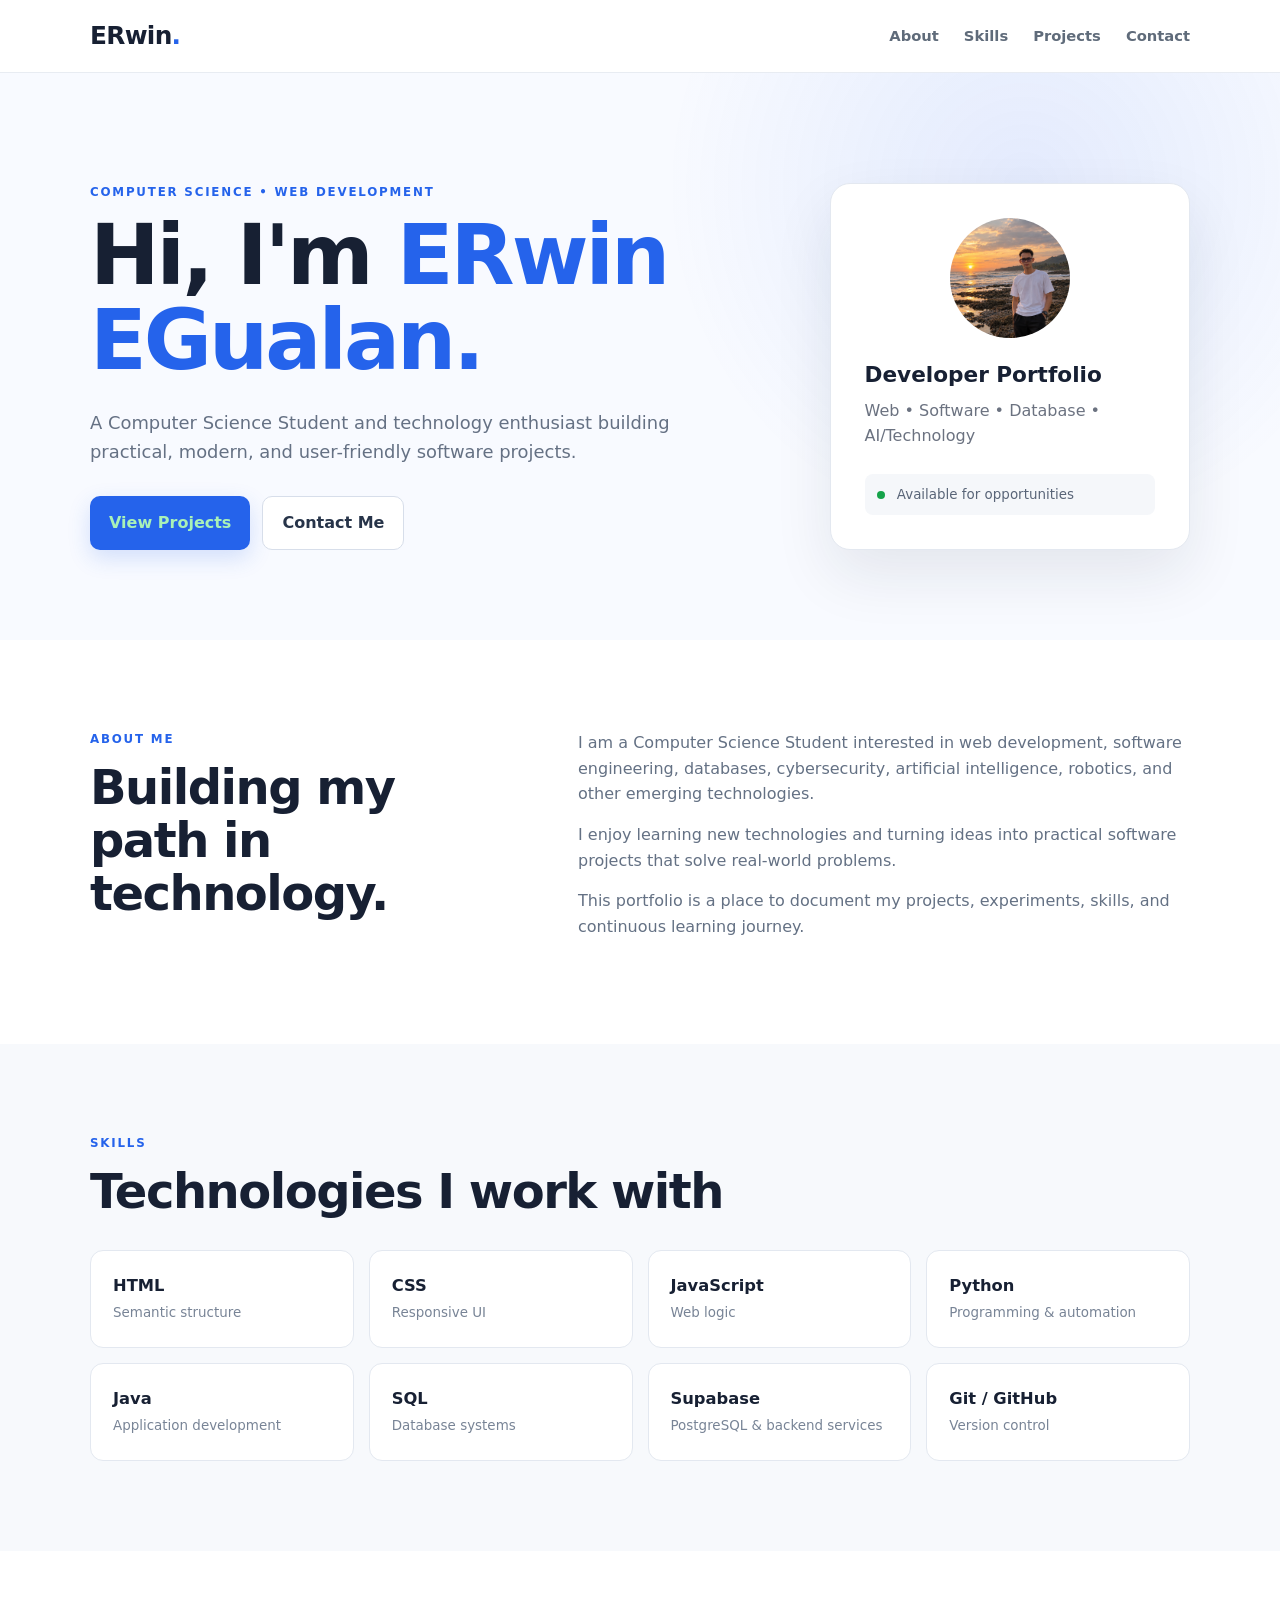
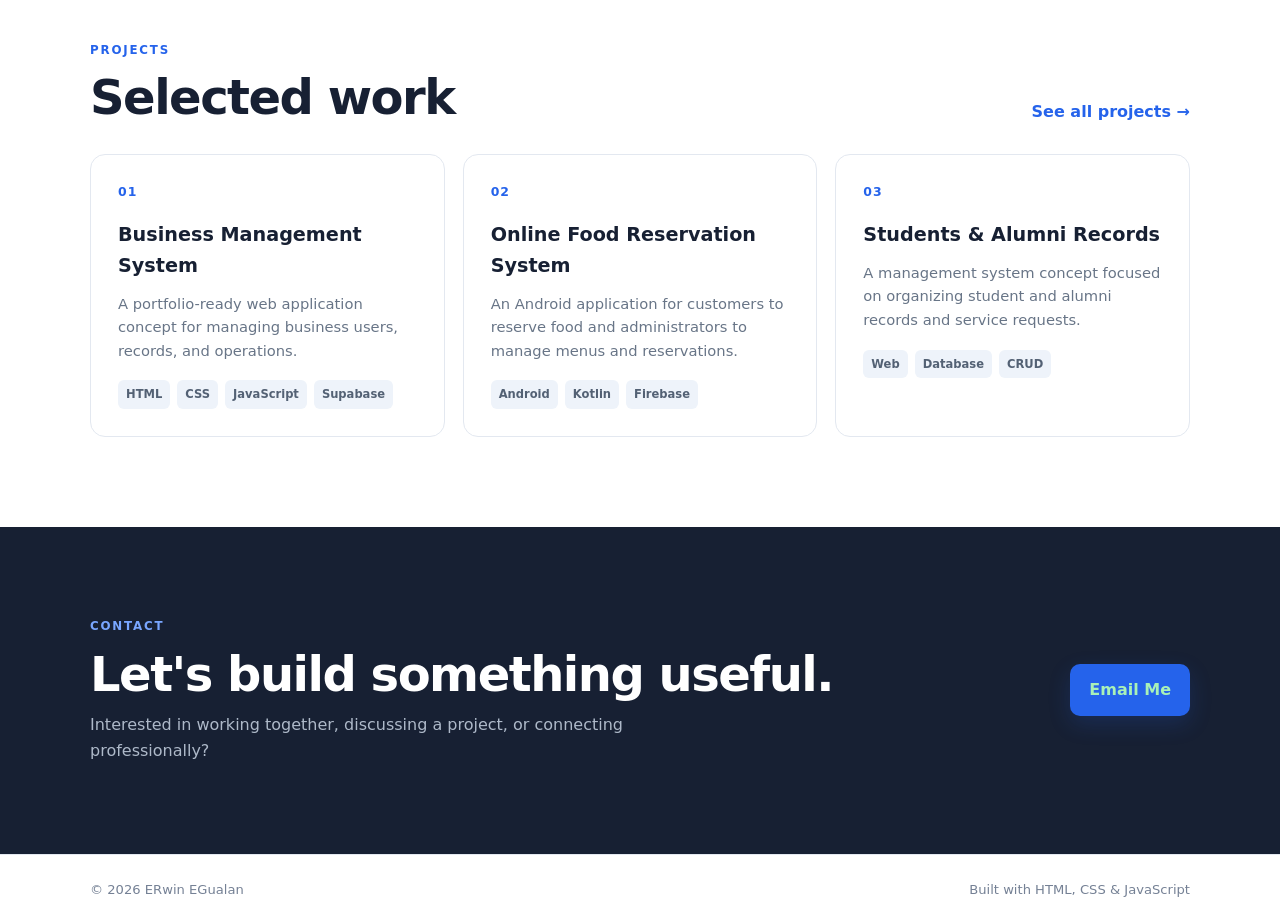
<file: index.html>
<!DOCTYPE html><html lang="en">
<head>
  <meta charset="UTF-8">
  <meta name="viewport" content="width=device-width, initial-scale=1.0"><meta
name="description"
content="ERwin EGualan — Computer Science Student, developer, and technology enthusiast."

«»

  <meta name="author" content="ERwin EGualan">  <title>ERwin EGualan | Portfolio</title>  <link rel="stylesheet" href="style.css">
</head><body>  <!-- ================= HEADER ================= -->  <header class="site-header"><nav class="nav container">

  <a class="brand" href="index.html" aria-label="ERwin EGualan home">
    ERwin<span>.</span>
  </a>

  <!-- Desktop Navigation -->
  <div class="nav-links" id="navLinks">

    <a href="#about">About</a>
    <a href="#skills">Skills</a>
    <a href="#projects">Projects</a>
    <a href="#contact">Contact</a>

  </div>

  <!-- Mobile Menu Button -->
  <button
    class="menu-toggle"
    type="button"
    aria-label="Open navigation menu"
    aria-expanded="false"
    aria-controls="navLinks"
  >
    ☰
  </button>

</nav>

  </header>  <main><!-- ================= HERO ================= -->
<section class="hero">

  <div class="container hero-grid">

    <div class="hero-content">

      <p class="eyebrow">
        COMPUTER SCIENCE • WEB DEVELOPMENT
      </p>

      <h1>
        Hi, I'm <span>ERwin EGualan.</span>
      </h1>

      <p class="hero-text">
        A Computer Science Student and technology enthusiast building
        practical, modern, and user-friendly software projects.
      </p>

      <div class="hero-actions">

        <a class="btn primary" href="#projects">
          View Projects
        </a>

        <a class="btn outline" href="#contact">
          Contact Me
        </a>

      </div>

    </div>

    <div class="hero-card">

      <div class="avatar">
        <img src="profile.jpg" alt="ERwin EGualan">
      </div>

      <h2>
        Developer Portfolio
      </h2>

      <p>
        Web • Software • Database • AI/Technology
      </p>

      <div class="status">
        <span></span>
        Available for opportunities
      </div>

    </div>

  </div>

</section>

<!-- ================= ABOUT ================= -->
<section id="about" class="section">

  <div class="container two-col">

    <div>

      <p class="eyebrow">
        ABOUT ME
      </p>

      <h2>
        Building my path in technology.
      </h2>

    </div>

    <div class="about-text">

      <p>
        I am a Computer Science Student interested in web development,
        software engineering, databases, cybersecurity, artificial
        intelligence, robotics, and other emerging technologies.
      </p>

      <p>
        I enjoy learning new technologies and turning ideas into
        practical software projects that solve real-world problems.
      </p>

      <p>
        This portfolio is a place to document my projects, experiments,
        skills, and continuous learning journey.
      </p>

    </div>

  </div>

</section>

<!-- ================= SKILLS ================= -->
<section id="skills" class="section section-muted">

  <div class="container">

    <p class="eyebrow">
      SKILLS
    </p>

    <h2>
      Technologies I work with
    </h2>

    <div class="skill-grid">

      <div class="skill-card">
        <strong>HTML</strong>
        <span>Semantic structure</span>
      </div>

      <div class="skill-card">
        <strong>CSS</strong>
        <span>Responsive UI</span>
      </div>

      <div class="skill-card">
        <strong>JavaScript</strong>
        <span>Web logic</span>
      </div>

      <div class="skill-card">
        <strong>Python</strong>
        <span>Programming & automation</span>
      </div>

      <div class="skill-card">
        <strong>Java</strong>
        <span>Application development</span>
      </div>

      <div class="skill-card">
        <strong>SQL</strong>
        <span>Database systems</span>
      </div>

      <div class="skill-card">
        <strong>Supabase</strong>
        <span>PostgreSQL & backend services</span>
      </div>

      <div class="skill-card">
        <strong>Git / GitHub</strong>
        <span>Version control</span>
      </div>

    </div>

  </div>

</section>

<!-- ================= PROJECTS ================= -->
<section id="projects" class="section">

  <div class="container">

    <div class="section-head">

      <div>

        <p class="eyebrow">
          PROJECTS
        </p>

        <h2>
          Selected work
        </h2>

      </div>

      <a class="text-link" href="projects.html">
        See all projects →
      </a>

    </div>

    <div class="project-grid">

      <!-- Project 01 -->
      <article class="project-card">

        <div class="project-number">
          01
        </div>

        <h3>
          Business Management System
        </h3>

        <p>
          A portfolio-ready web application concept for managing
          business users, records, and operations.
        </p>

        <div class="tags">

          <span>HTML</span>
          <span>CSS</span>
          <span>JavaScript</span>
          <span>Supabase</span>

        </div>

      </article>

      <!-- Project 02 -->
      <article class="project-card">

        <div class="project-number">
          02
        </div>

        <h3>
          Online Food Reservation System
        </h3>

        <p>
          An Android application for customers to reserve food and
          administrators to manage menus and reservations.
        </p>

        <div class="tags">

          <span>Android</span>
          <span>Kotlin</span>
          <span>Firebase</span>

        </div>

      </article>

      <!-- Project 03 -->
      <article class="project-card">

        <div class="project-number">
          03
        </div>

        <h3>
          Students & Alumni Records
        </h3>

        <p>
          A management system concept focused on organizing student
          and alumni records and service requests.
        </p>

        <div class="tags">

          <span>Web</span>
          <span>Database</span>
          <span>CRUD</span>

        </div>

      </article>

    </div>

  </div>

</section>

<!-- ================= CONTACT ================= -->
<section id="contact" class="section contact-section">

  <div class="container contact-card">

    <div>

      <p class="eyebrow">
        CONTACT
      </p>

      <h2>
        Let's build something useful.
      </h2>

      <p>
        Interested in working together, discussing a project,
        or connecting professionally?
      </p>

    </div>

    <a
      class="btn primary"
      href="johnerwinegualan88@gmail.com"
    >
      Email Me
    </a>

  </div>

</section>

  </main>  <!-- ================= FOOTER ================= -->  <footer class="footer"><div class="container footer-inner">

  <span>
    © <span id="year"></span> ERwin EGualan
  </span>

  <span>
    Built with HTML, CSS & JavaScript
  </span>

</div>

  </footer>  <script src="script.js"></script></body>
</html>
</file>
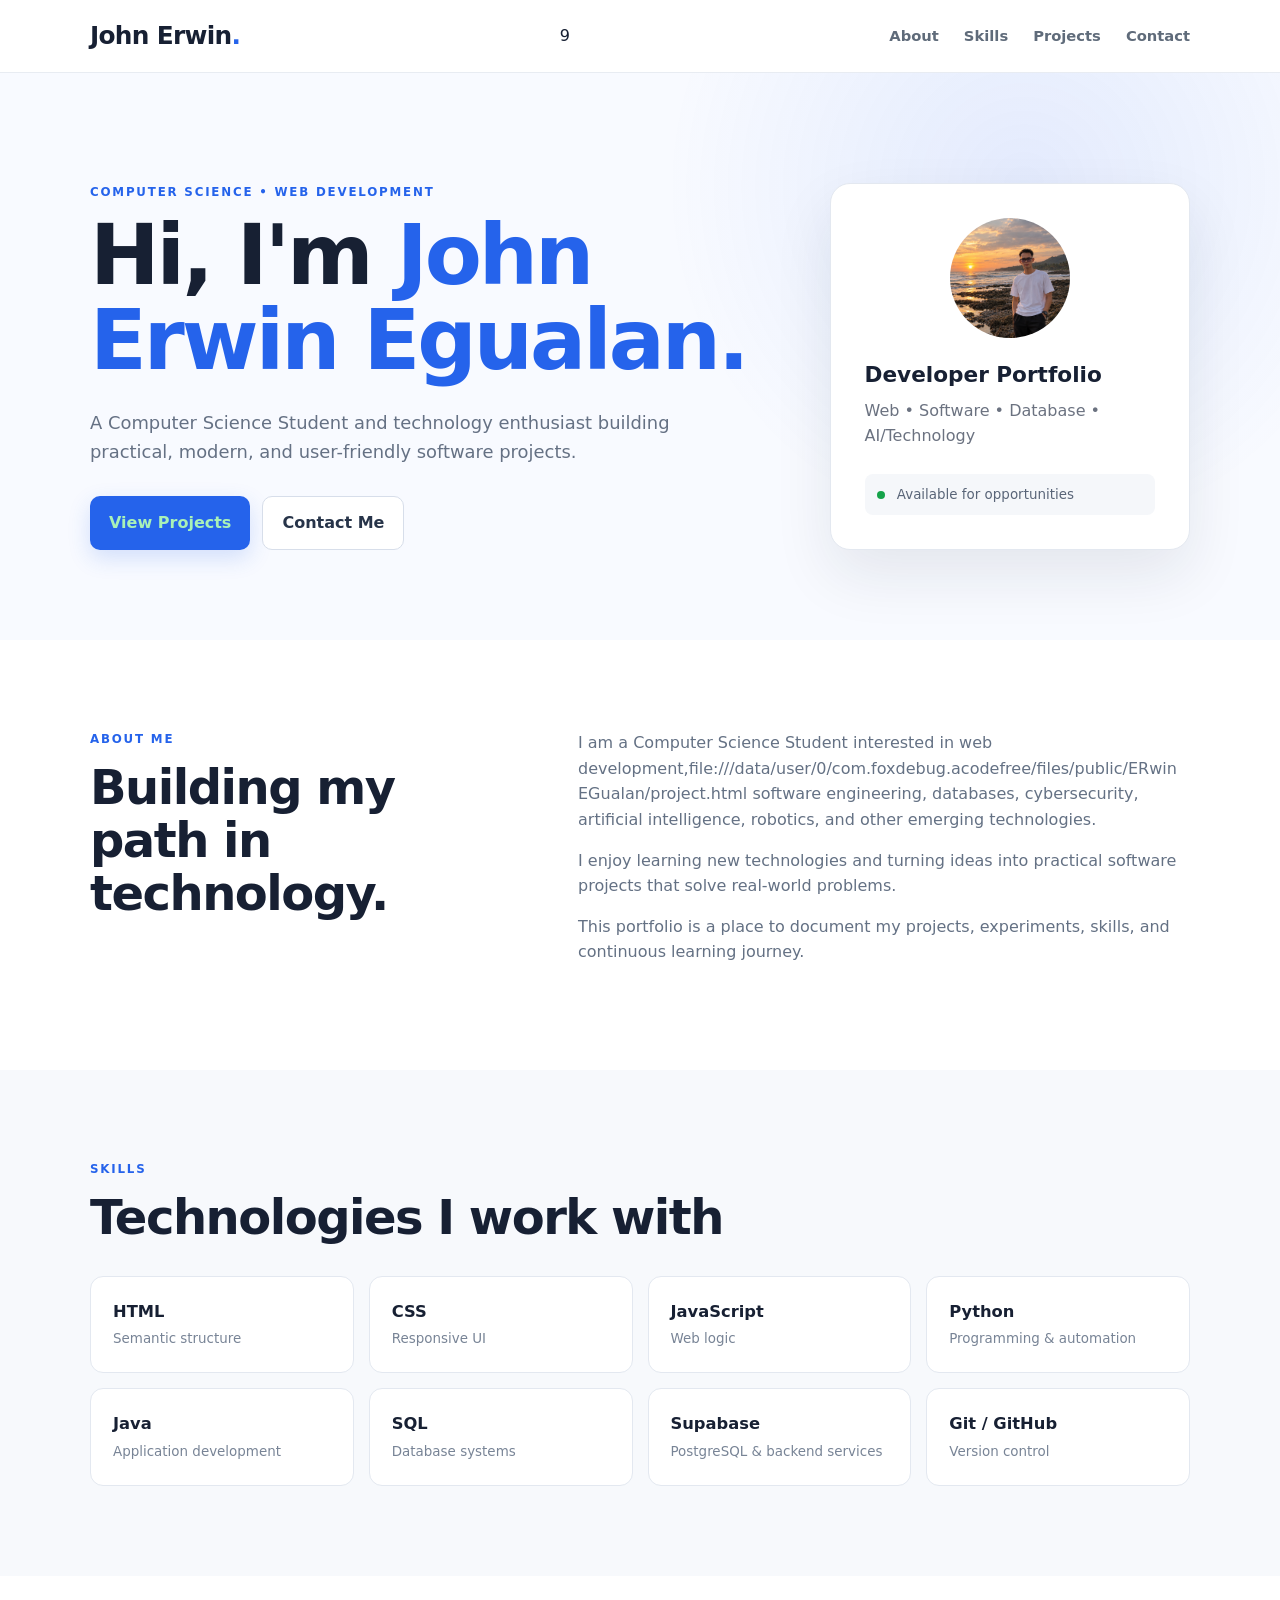
<file: project.html>
<!DOCTYPE html>
<html lang="en">

<head>
  <meta charset="UTF-8">
  <meta name="viewport" content="width=device-width, initial-scale=1.0">

  <meta
    name="description"
    content="John Erwin Egualan — Computer Science graduate, developer, and technology enthusiast."
  >

  <meta name="author" content="John Erwin Egualan">

  <title>John Erwin Egualan | Portfolio</title>

  <link rel="stylesheet" href="style.css">
</head>

<body>

  <!-- ================= HEADER ================= -->

  <header class="site-header">

    <nav class="nav container">

      <a class="brand" href="index.html" aria-label="John Erwin Egualan home">
        John Erwin<span>.</span>
      </a>9

      <!-- Desktop Navigation -->

      <div class="nav-links" id="navLinks">

        <a href="#about">About</a>
        <a href="#skills">Skills</a>
        <a href="#projects">Projects</a>
        <a href="#contact">Contact</a>

      </div>

      <!-- Mobile Menu Button -->

      <button
        class="menu-toggle"
        type="button"
        aria-label="Open navigation menu"
        aria-expanded="false"
        aria-controls="navLinks"
      >
        ☰
      </button>

    </nav>

  </header>

  <main>

    <!-- ================= HERO ================= -->

    <section class="hero">

      <div class="container hero-grid">

        <div class="hero-content">

          <p class="eyebrow">
            COMPUTER SCIENCE • WEB DEVELOPMENT
          </p>

          <h1>
            Hi, I'm <span>John Erwin Egualan.</span>
          </h1>

          <p class="hero-text">
            A Computer Science Student and technology enthusiast building
            practical, modern, and user-friendly software projects.
          </p>

          <div class="hero-actions">

            <a class="btn primary" href="#projects">
              View Projects
            </a>

            <a class="btn outline" href="#contact">
              Contact Me
            </a>

          </div>

        </div>

        <div class="hero-card">

          <div class="avatar">
            <img src="profile.jpg" alt="John Erwin Egualan">
          </div>

          <h2>
            Developer Portfolio
          </h2>

          <p>
            Web • Software • Database • AI/Technology
          </p>

          <div class="status">
            <span></span>
            Available for opportunities
          </div>

        </div>

      </div>

    </section>

    <!-- ================= ABOUT ================= -->

    <section id="about" class="section">

      <div class="container two-col">

        <div>

          <p class="eyebrow">
            ABOUT ME
          </p>

          <h2>
            Building my path in technology.
          </h2>

        </div>

        <div class="about-text">

          <p>
            I am a Computer Science Student interested in web development,file:///data/user/0/com.foxdebug.acodefree/files/public/ERwin EGualan/project.html
            software engineering, databases, cybersecurity, artificial
            intelligence, robotics, and other emerging technologies.
          </p>

          <p>
            I enjoy learning new technologies and turning ideas into
            practical software projects that solve real-world problems.
          </p>

          <p>
            This portfolio is a place to document my projects, experiments,
            skills, and continuous learning journey.
          </p>

        </div>

      </div>

    </section>

    <!-- ================= SKILLS ================= -->

    <section id="skills" class="section section-muted">

      <div class="container">

        <p class="eyebrow">
          SKILLS
        </p>

        <h2>
          Technologies I work with
        </h2>

        <div class="skill-grid">

          <div class="skill-card">
            <strong>HTML</strong>
            <span>Semantic structure</span>
          </div>

          <div class="skill-card">
            <strong>CSS</strong>
            <span>Responsive UI</span>
          </div>

          <div class="skill-card">
            <strong>JavaScript</strong>
            <span>Web logic</span>
          </div>

          <div class="skill-card">
            <strong>Python</strong>
            <span>Programming & automation</span>
          </div>

          <div class="skill-card">
            <strong>Java</strong>
            <span>Application development</span>
          </div>

          <div class="skill-card">
            <strong>SQL</strong>
            <span>Database systems</span>
          </div>

          <div class="skill-card">
            <strong>Supabase</strong>
            <span>PostgreSQL & backend services</span>
          </div>

          <div class="skill-card">
            <strong>Git / GitHub</strong>
            <span>Version control</span>
          </div>

        </div>

      </div>

    </section>

    <!-- ================= PROJECTS ================= -->

    <section id="projects" class="section">

      <div class="container">

        <div class="section-head">

          <div>
</file>
<file: style.css>
/* ========================================================= RESET ========================================================= */

* {
  margin: 0;
  padding: 0;
  box-sizing: border-box;
}

/* ========================================================= BASE ========================================================= */

html {
  scroll-behavior: smooth;
  scroll-padding-top: 90px;
}

body {
  font-family: Inter, ui-sans-serif, system-ui, -apple-system,
    BlinkMacSystemFont, "Segoe UI", sans-serif;

  color: #172033;
  background: #ffffff;
  line-height: 1.6;
}

a {
  color: inherit;
}

button,
input,
textarea {
  font: inherit;
}

button {
  cursor: pointer;
}

.container {
  width: min(1100px, 92%);
  margin: 0 auto;
}

/* ========================================================= HEADER / NAVIGATION ========================================================= */

.site-header {
  background: rgba(255, 255, 255, 0.94);
  backdrop-filter: blur(12px);

  border-bottom: 1px solid #e8ecf2;

  position: sticky;
  top: 0;

  z-index: 100;
}

.nav {
  min-height: 72px;

  display: flex;
  align-items: center;
  justify-content: space-between;

  gap: 20px;

  position: relative;
}

.brand {
  text-decoration: none;

  font-size: 1.55rem;
  font-weight: 800;

  letter-spacing: -0.7px;

  white-space: nowrap;
}

.brand span {
  color: #2563eb;
}

/* Desktop navigation */

.nav-links {
  display: flex;
  align-items: center;

  gap: 25px;
}

.nav-links a {
  text-decoration: none;

  color: #5f6b7a;

  font-size: 0.92rem;
  font-weight: 600;

  transition: color 0.2s ease;
}

.nav-links a:hover {
  color: #2563eb;
}

/* Mobile menu button */

.menu-toggle {
  display: none;

  border: 0;
  background: transparent;

  color: #172033;

  font-size: 1.6rem;

  line-height: 1;

  padding: 8px;

  border-radius: 8px;
}

.menu-toggle:hover {
  background: #f1f5f9;
}

/* ========================================================= HERO ========================================================= */

.hero {
  padding: 110px 0 90px;

  background: radial-gradient(
      circle at 80% 20%,
      rgba(37, 99, 235, 0.1),
      transparent 32%
    ),
    #f8faff;
}

.hero-grid {
  display: grid;

  grid-template-columns: 1.3fr 0.7fr;

  gap: 70px;

  align-items: center;
}

.eyebrow {
  color: #2563eb;

  font-size: 0.74rem;
  font-weight: 800;

  letter-spacing: 1.8px;

  margin-bottom: 12px;
}

.hero h1 {
  font-size: clamp(2.8rem, 7vw, 5.2rem);

  line-height: 1.02;

  letter-spacing: -3px;

  max-width: 800px;
}

.hero h1 span {
  color: #2563eb;
}

.hero-text {
  max-width: 650px;

  color: #657184;

  font-size: 1.12rem;

  margin: 25px 0 30px;
}

/* ========================================================= BUTTONS ========================================================= */

.hero-actions {
  display: flex;

  gap: 12px;

  flex-wrap: wrap;
}

.btn {
  display: inline-flex;

  justify-content: center;
  align-items: center;

  text-decoration: none;

  border: 0;
  border-radius: 10px;

  padding: 13px 19px;

  font-weight: 750;

  cursor: pointer;

  transition: transform 0.2s ease, background 0.2s ease, box-shadow 0.2s ease;
}

.btn:hover {
  transform: translateY(-2px);
}

.primary {
  background: #2563eb;

  color: #a9f1b7;

  box-shadow: 0 8px 22px rgba(37, 99, 235, 0.18);
}

.primary:hover {
  background: #1d4ed8;
}

.outline {
  border: 1px solid #d7deea;

  background: #ffffff;

  color: #273449;
}

.outline:hover {
  background: #f8fafc;
}

/* ========================================================= HERO CARD ========================================================= */

.hero-card {
  background: #ffffff;

  border: 1px solid #e3e8f0;

  border-radius: 20px;

  padding: 34px;

  box-shadow: 0 25px 60px rgba(20, 32, 55, 0.09);
}

.avatar {
  width: 120px;
  height: 120px;

  border-radius: 50%;

  overflow: hidden;

  margin: 0 auto 20px;
}

.avatar img {
  width: 100%;
  height: 100%;

  object-fit: cover;

  display: block;
}

.hero-card h2 {
  font-size: 1.35rem;

  margin-bottom: 5px;
}

.hero-card p {
  color: #6b7280;
}

.status {
  margin-top: 25px;

  padding: 10px 12px;

  border-radius: 8px;

  background: #f5f7fa;

  color: #596578;

  font-size: 0.84rem;
}

.status span {
  display: inline-block;

  width: 8px;
  height: 8px;

  border-radius: 50%;

  background: #16a34a;

  margin-right: 8px;
}

/* ========================================================= SECTIONS ========================================================= */

.section {
  padding: 90px 0;
}

.section-muted {
  background: #f7f9fc;
}

.section h2,
.page-hero h1 {
  font-size: clamp(2rem, 4vw, 3rem);

  line-height: 1.1;

  letter-spacing: -1.5px;
}

/* ========================================================= ABOUT ========================================================= */

.two-col {
  display: grid;

  grid-template-columns: 0.8fr 1.2fr;

  gap: 80px;
}

.about-text p {
  color: #647184;

  margin-bottom: 15px;
}

/* ========================================================= SKILLS ========================================================= */

.skill-grid {
  display: grid;

  grid-template-columns: repeat(4, 1fr);

  gap: 15px;

  margin-top: 32px;
}

.skill-card {
  padding: 22px;

  background: #ffffff;

  border: 1px solid #e3e8f0;

  border-radius: 13px;

  transition: transform 0.2s ease, box-shadow 0.2s ease;
}

.skill-card:hover {
  transform: translateY(-3px);

  box-shadow: 0 12px 25px rgba(20, 32, 55, 0.07);
}

.skill-card strong {
  display: block;

  font-size: 1.02rem;
}

.skill-card span {
  color: #788496;

  font-size: 0.84rem;
}

/* ========================================================= PROJECTS ========================================================= */

.section-head {
  display: flex;

  justify-content: space-between;
  align-items: end;

  gap: 25px;

  margin-bottom: 30px;
}

.text-link {
  color: #2563eb;

  text-decoration: none;

  font-weight: 700;

  white-space: nowrap;
}

.text-link:hover {
  text-decoration: underline;
}

.project-grid {
  display: grid;

  grid-template-columns: repeat(3, 1fr);

  gap: 18px;
}

.project-card {
  border: 1px solid #e3e8f0;

  border-radius: 15px;

  padding: 27px;

  background: #ffffff;

  transition: transform 0.2s ease, box-shadow 0.2s ease;
}

.project-card:hover {
  transform: translateY(-4px);

  box-shadow: 0 18px 35px rgba(20, 32, 55, 0.08);
}

.project-number {
  color: #2563eb;

  font-weight: 800;

  font-size: 0.78rem;

  letter-spacing: 1px;

  margin-bottom: 18px;
}

.project-card h3 {
  font-size: 1.2rem;

  margin-bottom: 10px;
}

.project-card p {
  color: #687587;

  font-size: 0.92rem;
}

/* ========================================================= TAGS ========================================================= */

.tags {
  display: flex;

  flex-wrap: wrap;

  gap: 7px;

  margin-top: 18px;
}

.tags span {
  font-size: 0.72rem;

  padding: 5px 8px;

  background: #eef3fa;

  border-radius: 6px;

  color: #536174;

  font-weight: 700;
}

/* ========================================================= CONTACT ========================================================= */

.contact-section {
  background: #172033;

  color: #ffffff;
}

.contact-card {
  display: flex;

  justify-content: space-between;
  align-items: center;

  gap: 30px;
}

.contact-card p:not(.eyebrow) {
  color: #aeb9c9;

  margin-top: 12px;

  max-width: 650px;
}

.contact-section .eyebrow {
  color: #79a6ff;
}

/* ========================================================= FOOTER ========================================================= */

.footer {
  border-top: 1px solid #e3e8f0;

  padding: 24px 0;

  color: #758195;

  font-size: 0.82rem;
}

.footer-inner {
  display: flex;

  justify-content: space-between;

  gap: 20px;
}

.footer a {
  color: #2563eb;

  text-decoration: none;
}

.footer a:hover {
  text-decoration: underline;
}

/* ========================================================= PROJECTS PAGE ========================================================= */

.page-hero {
  padding: 85px 0;

  background: #f8faff;
}

.page-hero p:last-child {
  color: #697688;

  margin-top: 12px;
}

.project-list {
  display: grid;

  gap: 18px;
}

.project-detail {
  display: grid;

  grid-template-columns: 70px 1fr;

  gap: 20px;

  padding: 30px;

  border: 1px solid #e3e8f0;

  border-radius: 15px;

  background: #ffffff;
}

.project-detail h2 {
  font-size: 1.5rem;

  margin-bottom: 8px;
}

.project-detail p {
  color: #667386;
}

.project-status {
  font-size: 0.84rem;

  margin-top: 18px;

  font-weight: 700;
}

/* ========================================================= FOCUS ACCESSIBILITY ========================================================= */

button:focus-visible,
a:focus-visible {
  outline: 3px solid rgba(37, 99, 235, 0.25);

  outline-offset: 3px;
}

/* ========================================================= TABLET ========================================================= */

@media (max-width: 900px) {
  .hero-grid {
    grid-template-columns: 1fr;

    gap: 45px;
  }

  .hero-card {
    max-width: 600px;
  }

  .two-col {
    grid-template-columns: 1fr;

    gap: 40px;
  }

  .skill-grid {
    grid-template-columns: repeat(2, 1fr);
  }

  .project-grid {
    grid-template-columns: repeat(2, 1fr);
  }
}

/* ========================================================= MOBILE NAVIGATION ========================================================= */

@media (max-width: 800px) {
  .nav {
    min-height: 68px;
  }

  .menu-toggle {
    display: block;
  }

  .nav-links {
    display: none;

    position: absolute;

    top: 68px;

    left: 0;
    right: 0;

    flex-direction: column;

    align-items: stretch;

    gap: 0;

    background: #ffffff;

    border-bottom: 1px solid #e5e7eb;

    box-shadow: 0 12px 25px rgba(15, 23, 42, 0.08);

    padding: 10px 4%;
  }

  .nav-links.open {
    display: flex;
  }

  .nav-links a {
    padding: 14px 0;

    border-bottom: 1px solid #f1f5f9;
  }

  .nav-links a:last-child {
    border-bottom: 0;
  }

  .contact-card {
    flex-direction: column;

    align-items: flex-start;
  }

  .section-head {
    align-items: flex-start;

    flex-direction: column;
  }
}

/* ========================================================= SMALL TABLETS / LARGE PHONES ========================================================= */

@media (max-width: 650px) {
  .hero {
    padding: 80px 0 65px;
  }

  .hero h1 {
    letter-spacing: -2px;
  }

  .hero-card {
    padding: 28px;
  }

  .section {
    padding: 70px 0;
  }

  .project-grid {
    grid-template-columns: 1fr;
  }

  .project-detail {
    grid-template-columns: 1fr;

    gap: 5px;
  }
}

/* ========================================================= SMALL PHONES ========================================================= */

@media (max-width: 520px) {
  .container {
    width: min(92%, 1100px);
  }

  .hero {
    padding: 70px 0 55px;
  }

  .hero h1 {
    font-size: clamp(2.5rem, 13vw, 3.5rem);

    letter-spacing: -2px;
  }

  .hero-text {
    font-size: 1rem;
  }

  .hero-actions {
    flex-direction: column;

    align-items: stretch;
  }

  .btn {
    width: 100%;
  }

  .skill-grid {
    grid-template-columns: 1fr;
  }

  .section {
    padding: 60px 0;
  }

  .section h2,
  .page-hero h1 {
    font-size: 2rem;
  }

  .project-card {
    padding: 23px;
  }

  .project-detail {
    padding: 23px;
  }

  .footer-inner {
    flex-direction: column;

    align-items: flex-start;
  }

  .page-hero {
    padding: 65px 0;
  }
}

/* ========================================================= VERY SMALL PHONES ========================================================= */

@media (max-width: 360px) {
  .brand {
    font-size: 1.35rem;
  }

  .hero h1 {
    font-size: 2.35rem;
  }

  .hero-card {
    padding: 23px;
  }

  .avatar {
    width: 75px;
    height: 75px;
  }
}
</file>
